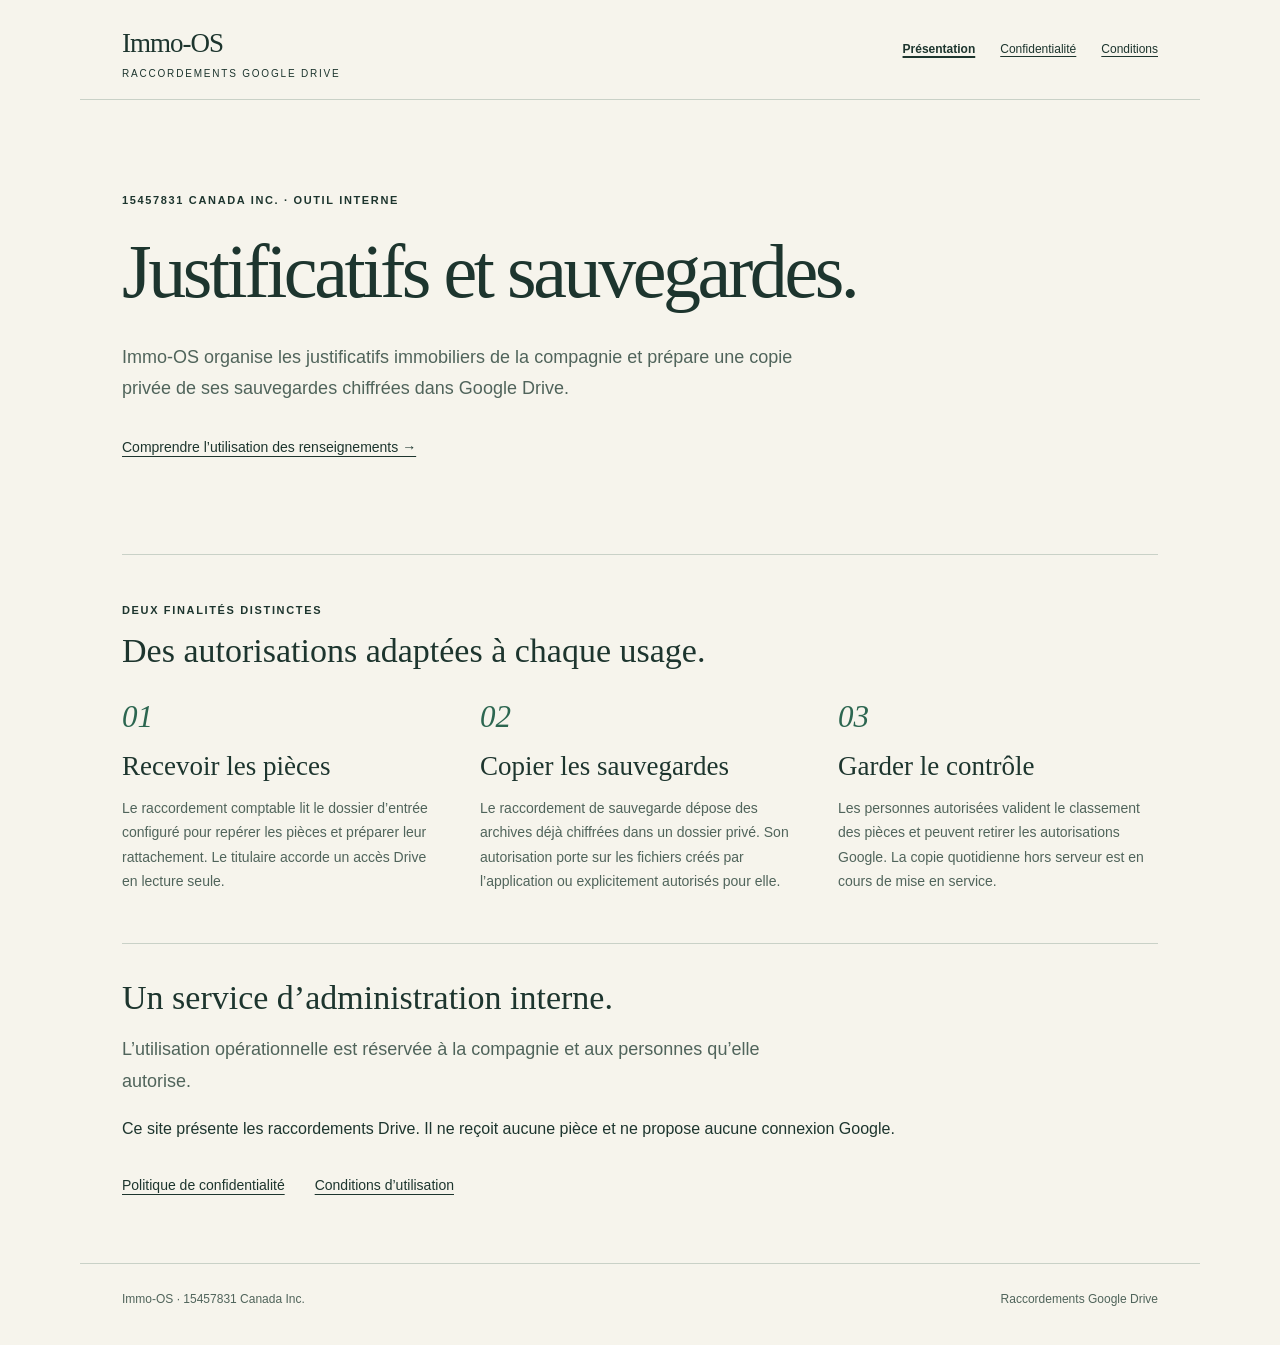
<file: index.html>
<!doctype html>
<html lang="fr">
<head>
  <meta charset="utf-8">
  <meta name="viewport" content="width=device-width,initial-scale=1">
  <meta name="robots" content="noindex,nofollow">
  <meta name="description" content="Les raccordements Google Drive d'Immo-OS pour les justificatifs et les sauvegardes chiffrées.">
  <title>Immo-OS — Raccordements Google Drive</title>
  <link rel="stylesheet" href="style.css">
</head>
<body>
  <a class="skip" href="#contenu">Aller au contenu</a>
  <header>
    <a class="brand" href="index.html">Immo-OS<span>Raccordements Google Drive</span></a>
    <nav aria-label="Navigation principale"><a href="index.html" aria-current="page">Présentation</a><a href="confidentialite.html">Confidentialité</a><a href="conditions.html">Conditions</a></nav>
  </header>
  <main id="contenu">
    <section class="hero">
      <p class="eyebrow">15457831 Canada Inc. · Outil interne</p>
      <h1>Justificatifs et sauvegardes.</h1>
      <p class="lead">Immo-OS organise les justificatifs immobiliers de la compagnie et prépare une copie privée de ses sauvegardes chiffrées dans Google Drive.</p>
      <div class="inline-links"><a href="confidentialite.html">Comprendre l’utilisation des renseignements →</a></div>
    </section>
    <section class="rule">
      <p class="eyebrow">Deux finalités distinctes</p>
      <h2>Des autorisations adaptées à chaque usage.</h2>
      <div class="steps">
        <article><span class="num">01</span><h3>Recevoir les pièces</h3><p>Le raccordement comptable lit le dossier d’entrée configuré pour repérer les pièces et préparer leur rattachement. Le titulaire accorde un accès Drive en lecture seule.</p></article>
        <article><span class="num">02</span><h3>Copier les sauvegardes</h3><p>Le raccordement de sauvegarde dépose des archives déjà chiffrées dans un dossier privé. Son autorisation porte sur les fichiers créés par l’application ou explicitement autorisés pour elle.</p></article>
        <article><span class="num">03</span><h3>Garder le contrôle</h3><p>Les personnes autorisées valident le classement des pièces et peuvent retirer les autorisations Google. La copie quotidienne hors serveur est en cours de mise en service.</p></article>
      </div>
    </section>
    <section class="rule">
      <h2>Un service d’administration interne.</h2>
      <p class="lead">L’utilisation opérationnelle est réservée à la compagnie et aux personnes qu’elle autorise.</p>
      <p>Ce site présente les raccordements Drive. Il ne reçoit aucune pièce et ne propose aucune connexion Google.</p>
      <div class="inline-links"><a href="confidentialite.html">Politique de confidentialité</a><a href="conditions.html">Conditions d’utilisation</a></div>
    </section>
  </main>
  <footer><span>Immo-OS · 15457831 Canada Inc.</span><span>Raccordements Google Drive</span></footer>
</body>
</html>
</file>
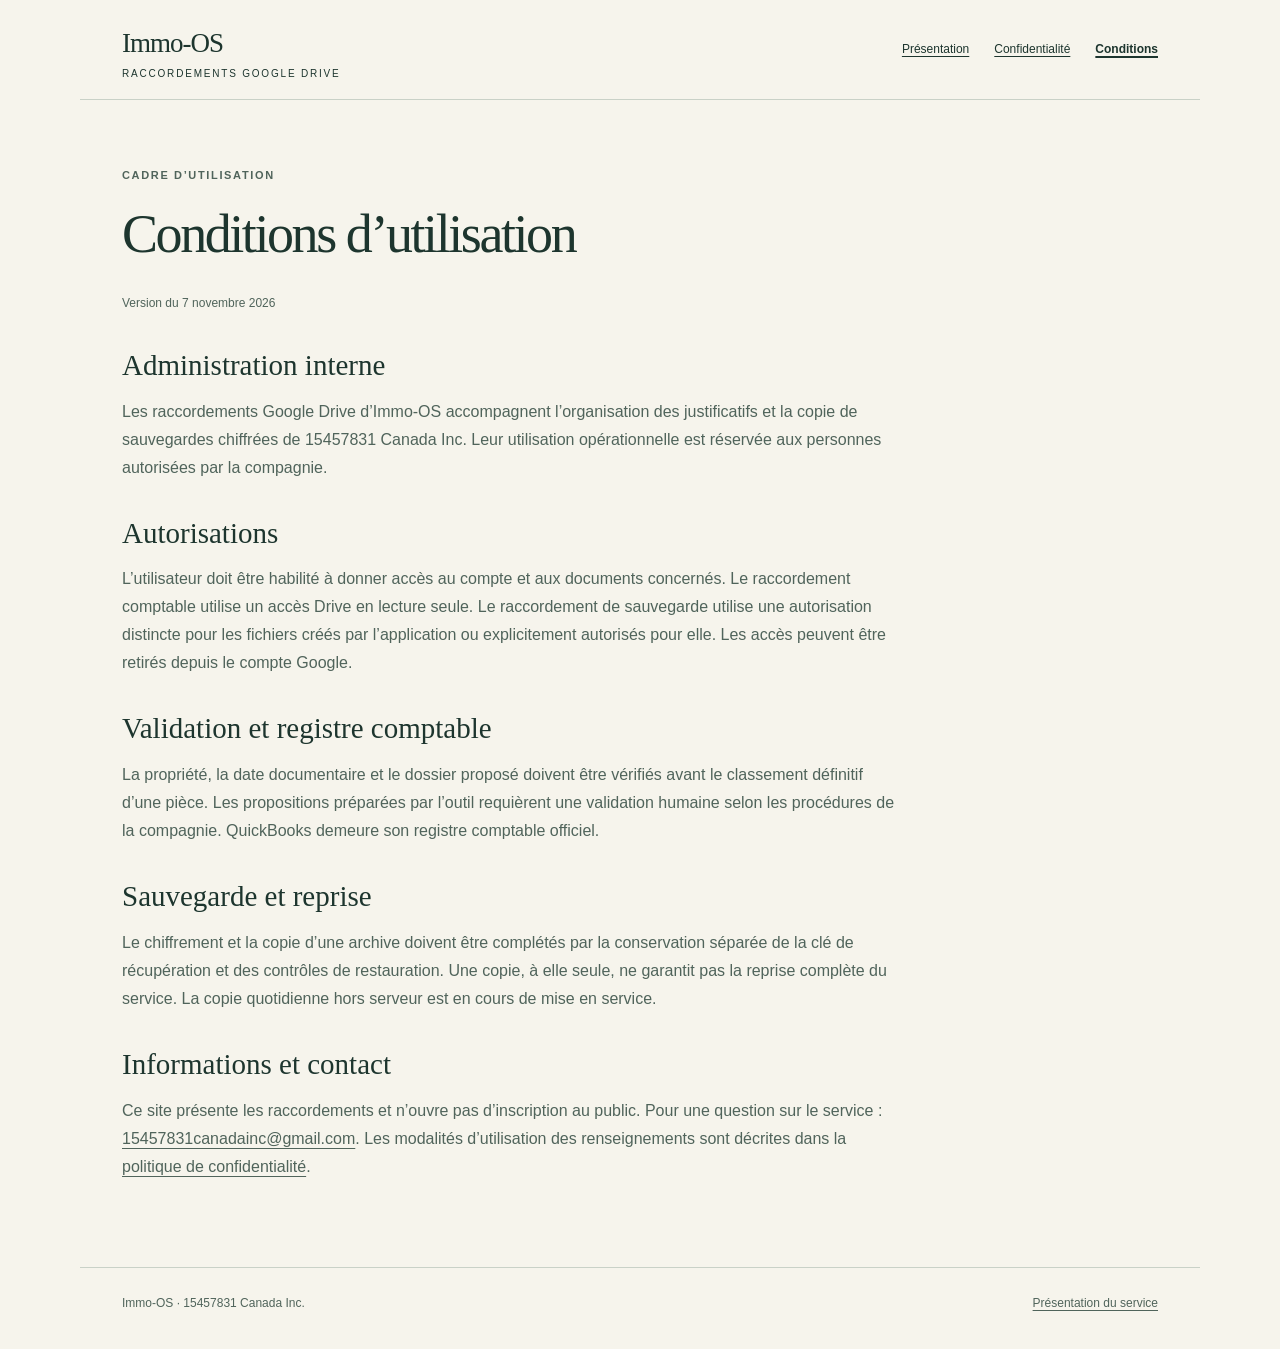
<file: conditions.html>
<!doctype html>
<html lang="fr">
<head>
  <meta charset="utf-8">
  <meta name="viewport" content="width=device-width,initial-scale=1">
  <meta name="robots" content="noindex,nofollow">
  <title>Conditions d’utilisation — Immo-OS</title>
  <link rel="stylesheet" href="style.css">
</head>
<body>
  <a class="skip" href="#contenu">Aller au contenu</a>
  <header>
    <a class="brand" href="index.html">Immo-OS<span>Raccordements Google Drive</span></a>
    <nav aria-label="Navigation principale"><a href="index.html">Présentation</a><a href="confidentialite.html">Confidentialité</a><a href="conditions.html" aria-current="page">Conditions</a></nav>
  </header>
  <main id="contenu"><article class="document">
    <p class="eyebrow">Cadre d’utilisation</p>
    <h1>Conditions d’utilisation</h1>
    <p class="meta">Version du 7 novembre 2026</p>
    <h2>Administration interne</h2>
    <p>Les raccordements Google Drive d’Immo-OS accompagnent l’organisation des justificatifs et la copie de sauvegardes chiffrées de 15457831 Canada Inc. Leur utilisation opérationnelle est réservée aux personnes autorisées par la compagnie.</p>
    <h2>Autorisations</h2>
    <p>L’utilisateur doit être habilité à donner accès au compte et aux documents concernés. Le raccordement comptable utilise un accès Drive en lecture seule. Le raccordement de sauvegarde utilise une autorisation distincte pour les fichiers créés par l’application ou explicitement autorisés pour elle. Les accès peuvent être retirés depuis le compte Google.</p>
    <h2>Validation et registre comptable</h2>
    <p>La propriété, la date documentaire et le dossier proposé doivent être vérifiés avant le classement définitif d’une pièce. Les propositions préparées par l’outil requièrent une validation humaine selon les procédures de la compagnie. QuickBooks demeure son registre comptable officiel.</p>
    <h2>Sauvegarde et reprise</h2>
    <p>Le chiffrement et la copie d’une archive doivent être complétés par la conservation séparée de la clé de récupération et des contrôles de restauration. Une copie, à elle seule, ne garantit pas la reprise complète du service. La copie quotidienne hors serveur est en cours de mise en service.</p>
    <h2>Informations et contact</h2>
    <p>Ce site présente les raccordements et n’ouvre pas d’inscription au public. Pour une question sur le service : <a href="mailto:15457831canadainc@gmail.com">15457831canadainc@gmail.com</a>. Les modalités d’utilisation des renseignements sont décrites dans la <a href="confidentialite.html">politique de confidentialité</a>.</p>
  </article></main>
  <footer><span>Immo-OS · 15457831 Canada Inc.</span><a href="index.html">Présentation du service</a></footer>
</body>
</html>
</file>
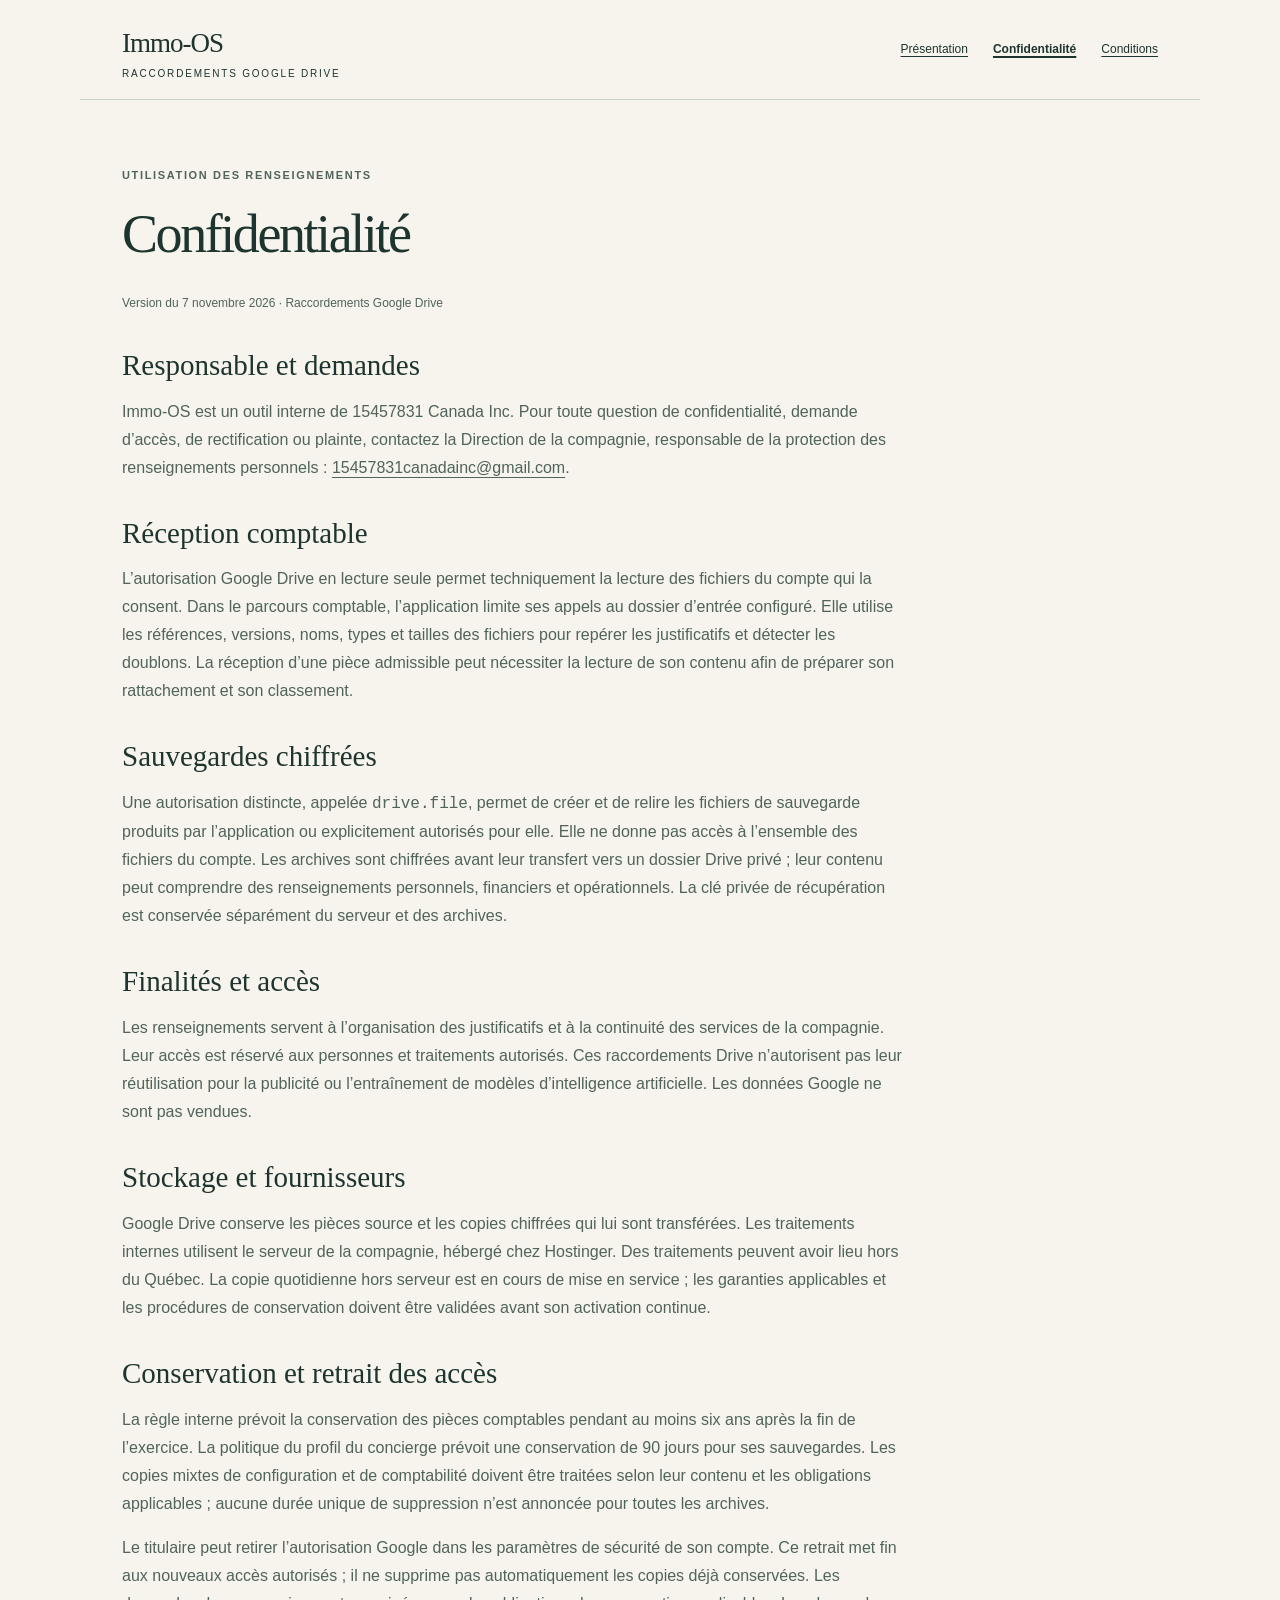
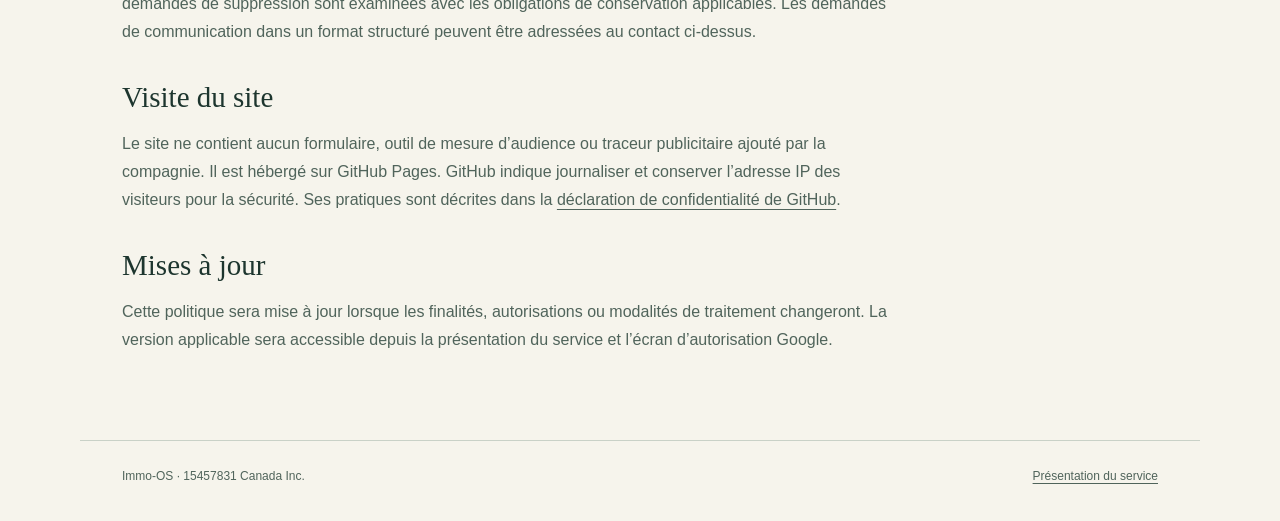
<file: confidentialite.html>
<!doctype html>
<html lang="fr">
<head>
  <meta charset="utf-8">
  <meta name="viewport" content="width=device-width,initial-scale=1">
  <meta name="robots" content="noindex,nofollow">
  <title>Confidentialité — Immo-OS</title>
  <link rel="stylesheet" href="style.css">
</head>
<body>
  <a class="skip" href="#contenu">Aller au contenu</a>
  <header>
    <a class="brand" href="index.html">Immo-OS<span>Raccordements Google Drive</span></a>
    <nav aria-label="Navigation principale"><a href="index.html">Présentation</a><a href="confidentialite.html" aria-current="page">Confidentialité</a><a href="conditions.html">Conditions</a></nav>
  </header>
  <main id="contenu"><article class="document">
    <p class="eyebrow">Utilisation des renseignements</p>
    <h1>Confidentialité</h1>
    <p class="meta">Version du 7 novembre 2026 · Raccordements Google Drive</p>
    <h2>Responsable et demandes</h2>
    <p>Immo-OS est un outil interne de 15457831 Canada Inc. Pour toute question de confidentialité, demande d’accès, de rectification ou plainte, contactez la Direction de la compagnie, responsable de la protection des renseignements personnels : <a href="mailto:15457831canadainc@gmail.com">15457831canadainc@gmail.com</a>.</p>
    <h2>Réception comptable</h2>
    <p>L’autorisation Google Drive en lecture seule permet techniquement la lecture des fichiers du compte qui la consent. Dans le parcours comptable, l’application limite ses appels au dossier d’entrée configuré. Elle utilise les références, versions, noms, types et tailles des fichiers pour repérer les justificatifs et détecter les doublons. La réception d’une pièce admissible peut nécessiter la lecture de son contenu afin de préparer son rattachement et son classement.</p>
    <h2>Sauvegardes chiffrées</h2>
    <p>Une autorisation distincte, appelée <code>drive.file</code>, permet de créer et de relire les fichiers de sauvegarde produits par l’application ou explicitement autorisés pour elle. Elle ne donne pas accès à l’ensemble des fichiers du compte. Les archives sont chiffrées avant leur transfert vers un dossier Drive privé ; leur contenu peut comprendre des renseignements personnels, financiers et opérationnels. La clé privée de récupération est conservée séparément du serveur et des archives.</p>
    <h2>Finalités et accès</h2>
    <p>Les renseignements servent à l’organisation des justificatifs et à la continuité des services de la compagnie. Leur accès est réservé aux personnes et traitements autorisés. Ces raccordements Drive n’autorisent pas leur réutilisation pour la publicité ou l’entraînement de modèles d’intelligence artificielle. Les données Google ne sont pas vendues.</p>
    <h2>Stockage et fournisseurs</h2>
    <p>Google Drive conserve les pièces source et les copies chiffrées qui lui sont transférées. Les traitements internes utilisent le serveur de la compagnie, hébergé chez Hostinger. Des traitements peuvent avoir lieu hors du Québec. La copie quotidienne hors serveur est en cours de mise en service ; les garanties applicables et les procédures de conservation doivent être validées avant son activation continue.</p>
    <h2>Conservation et retrait des accès</h2>
    <p>La règle interne prévoit la conservation des pièces comptables pendant au moins six ans après la fin de l’exercice. La politique du profil du concierge prévoit une conservation de 90 jours pour ses sauvegardes. Les copies mixtes de configuration et de comptabilité doivent être traitées selon leur contenu et les obligations applicables ; aucune durée unique de suppression n’est annoncée pour toutes les archives.</p>
    <p>Le titulaire peut retirer l’autorisation Google dans les paramètres de sécurité de son compte. Ce retrait met fin aux nouveaux accès autorisés ; il ne supprime pas automatiquement les copies déjà conservées. Les demandes de suppression sont examinées avec les obligations de conservation applicables. Les demandes de communication dans un format structuré peuvent être adressées au contact ci-dessus.</p>
    <h2>Visite du site</h2>
    <p>Le site ne contient aucun formulaire, outil de mesure d’audience ou traceur publicitaire ajouté par la compagnie. Il est hébergé sur GitHub Pages. GitHub indique journaliser et conserver l’adresse IP des visiteurs pour la sécurité. Ses pratiques sont décrites dans la <a href="https://docs.github.com/en/site-policy/privacy-policies/github-general-privacy-statement">déclaration de confidentialité de GitHub</a>.</p>
    <h2>Mises à jour</h2>
    <p>Cette politique sera mise à jour lorsque les finalités, autorisations ou modalités de traitement changeront. La version applicable sera accessible depuis la présentation du service et l’écran d’autorisation Google.</p>
  </article></main>
  <footer><span>Immo-OS · 15457831 Canada Inc.</span><a href="index.html">Présentation du service</a></footer>
</body>
</html>
</file>
<file: style.css>
@charset "UTF-8";
:root{--paper:#f6f4ec;--ink:#1d352e;--muted:#50645b;--line:#c9d1c7;--accent:#2c6650}
*{box-sizing:border-box}html{scroll-behavior:smooth}body{margin:0;background:var(--paper);color:var(--ink);font-family:Verdana,sans-serif;font-size:16px;line-height:1.75}a{color:inherit;text-underline-offset:.25em}a:hover{color:var(--accent)}a:focus-visible{outline:3px solid var(--accent);outline-offset:5px}.draft{padding:9px 5vw;background:var(--ink);color:var(--paper);font-size:12px;letter-spacing:.03em}header,main,footer{max-width:1120px;margin:auto;padding-left:42px;padding-right:42px}header{display:flex;justify-content:space-between;align-items:center;gap:24px;min-height:100px;border-bottom:1px solid var(--line)}.brand{font-family:Georgia,serif;font-size:27px;text-decoration:none;letter-spacing:-1px}.brand span{display:block;font:10px Verdana,sans-serif;letter-spacing:.18em;text-transform:uppercase}nav{display:flex;gap:25px;font-size:12px;flex-wrap:wrap}nav a[aria-current=page]{font-weight:bold;text-decoration-thickness:2px}.eyebrow{text-transform:uppercase;letter-spacing:.15em;font-size:11px;font-weight:bold}.hero{padding:80px 0 65px;max-width:920px}h1,h2,h3{font-family:Georgia,serif;font-weight:normal;line-height:1.1}h1{font-size:clamp(43px,6.2vw,76px);letter-spacing:-.045em;margin:20px 0 28px}.lead{font-size:18px;max-width:690px;color:var(--muted)}.rule{border-top:1px solid var(--line);padding:35px 0}.rule h2{font-size:34px;margin:0 0 18px}.steps{display:grid;grid-template-columns:repeat(3,1fr);gap:38px;margin-top:30px}.steps .num{font:italic 31px Georgia,serif;color:var(--accent)}h3{font-size:27px;margin:16px 0 12px}.steps p{font-size:14px;color:var(--muted)}.inline-links{display:flex;gap:30px;font-size:14px;margin:30px 0}.document{max-width:780px;padding:55px 0 70px}.document h1{font-size:54px}.document h2{font-size:29px;margin:36px 0 14px}.document p,.document li{color:var(--muted)}.document ul{padding-left:22px}.notice{border-left:3px solid var(--accent);padding:10px 0 10px 20px;margin:25px 0;font-size:14px}.notice p{margin:0}.meta{font-size:12px;color:var(--muted)}footer{border-top:1px solid var(--line);padding-top:25px;padding-bottom:35px;font-size:12px;display:flex;justify-content:space-between;gap:25px;color:var(--muted)}.skip{position:absolute;top:-70px;left:10px;background:white;padding:10px}.skip:focus{top:10px}@media(max-width:650px){header,main,footer{padding-left:23px;padding-right:23px}header{align-items:flex-start;flex-direction:column;padding-top:25px;padding-bottom:22px;gap:18px}nav{gap:18px}.hero{padding-top:45px}.steps{grid-template-columns:1fr;gap:10px}.document h1{font-size:42px}footer{flex-direction:column}.inline-links{flex-wrap:wrap}}
</file>
